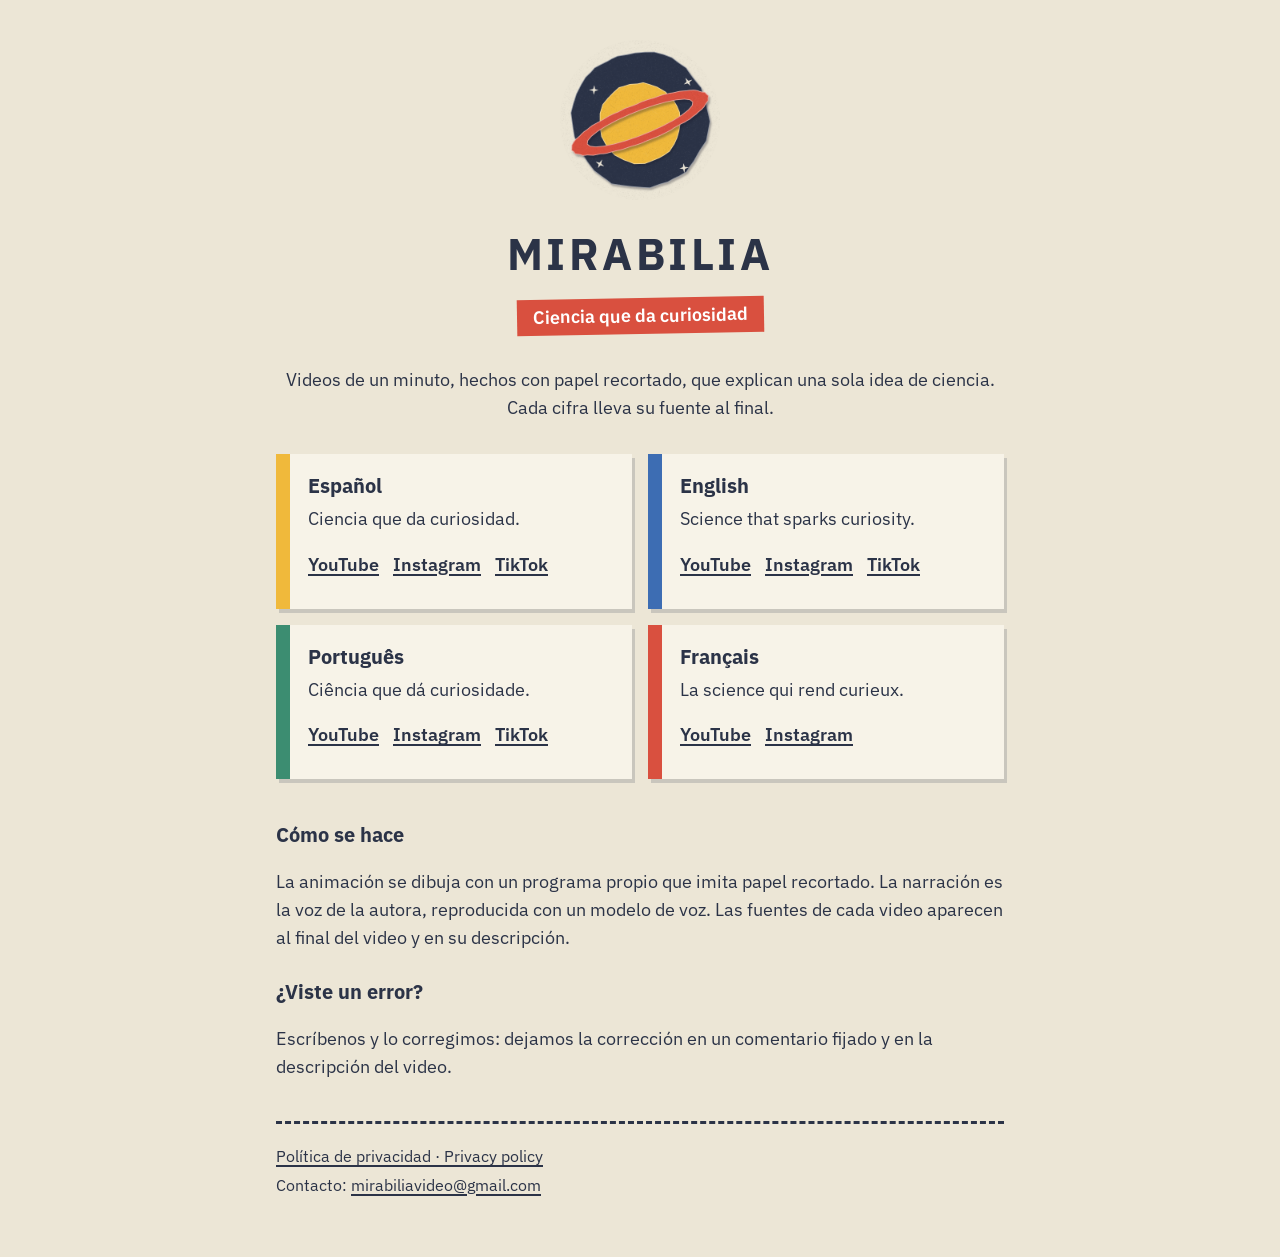
<file: index.html>
<!doctype html>
<html lang="es">
<head>
<meta charset="utf-8">
<meta name="viewport" content="width=device-width, initial-scale=1">
<title>Mirabilia · Ciencia que da curiosidad</title>
<meta name="description" content="Mirabilia: ciencia en videos de un minuto, hechos con papel recortado. En español, inglés, portugués y francés.">
<link rel="icon" href="logo.png">
<link rel="preconnect" href="https://fonts.googleapis.com">
<link href="https://fonts.googleapis.com/css2?family=IBM+Plex+Sans:wght@400;600&display=swap" rel="stylesheet">
<link rel="stylesheet" href="estilo.css">
</head>
<body>
<main>
  <header>
    <img src="logo.png" alt="Logo de Mirabilia: un planeta de papel con anillo" width="160" height="160">
    <h1>Mirabilia</h1>
    <p class="lema">Ciencia que da curiosidad</p>
  </header>

  <p class="que">Videos de un minuto, hechos con papel recortado, que explican una sola idea de ciencia. Cada cifra lleva su fuente al final.</p>

  <section class="idiomas" aria-label="Canales por idioma">
    <article class="tira amarillo">
      <h2>Español</h2>
      <p>Ciencia que da curiosidad.</p>
      <p class="redes"><a href="https://www.youtube.com/@mirabilia.español">YouTube</a><a href="https://www.instagram.com/mirabilia.es">Instagram</a><a href="https://www.tiktok.com/@mirabilia.es">TikTok</a></p>
    </article>
    <article class="tira azul" lang="en">
      <h2>English</h2>
      <p>Science that sparks curiosity.</p>
      <p class="redes"><a href="https://www.youtube.com/@mirabilia.english">YouTube</a><a href="https://www.instagram.com/mirabilia.eng">Instagram</a><a href="https://www.tiktok.com/@mirabilia.en">TikTok</a></p>
    </article>
    <article class="tira verde" lang="pt-BR">
      <h2>Português</h2>
      <p>Ciência que dá curiosidade.</p>
      <p class="redes"><a href="https://www.youtube.com/@mirabilia.Português">YouTube</a><a href="https://www.instagram.com/mirabilia.pt">Instagram</a><a href="https://www.tiktok.com/@mirabilia.pt">TikTok</a></p>
    </article>
    <article class="tira rojo" lang="fr">
      <h2>Français</h2>
      <p>La science qui rend curieux.</p>
      <p class="redes"><a href="https://www.youtube.com/@Mirabilia.Français">YouTube</a><a href="https://www.instagram.com/mirabilia.fra">Instagram</a></p>
    </article>
  </section>

  <section class="notas">
    <h2>Cómo se hace</h2>
    <p>La animación se dibuja con un programa propio que imita papel recortado. La narración es la voz de la autora, reproducida con un modelo de voz. Las fuentes de cada video aparecen al final del video y en su descripción.</p>
    <h2>¿Viste un error?</h2>
    <p>Escríbenos y lo corregimos: dejamos la corrección en un comentario fijado y en la descripción del video.</p>
  </section>

  <footer>
    <p><a href="privacidad.html">Política de privacidad · Privacy policy</a></p>
    <p>Contacto: <a href="mailto:mirabiliavideo@gmail.com">mirabiliavideo@gmail.com</a></p>
  </footer>
</main>
</body>
</html>
</file>
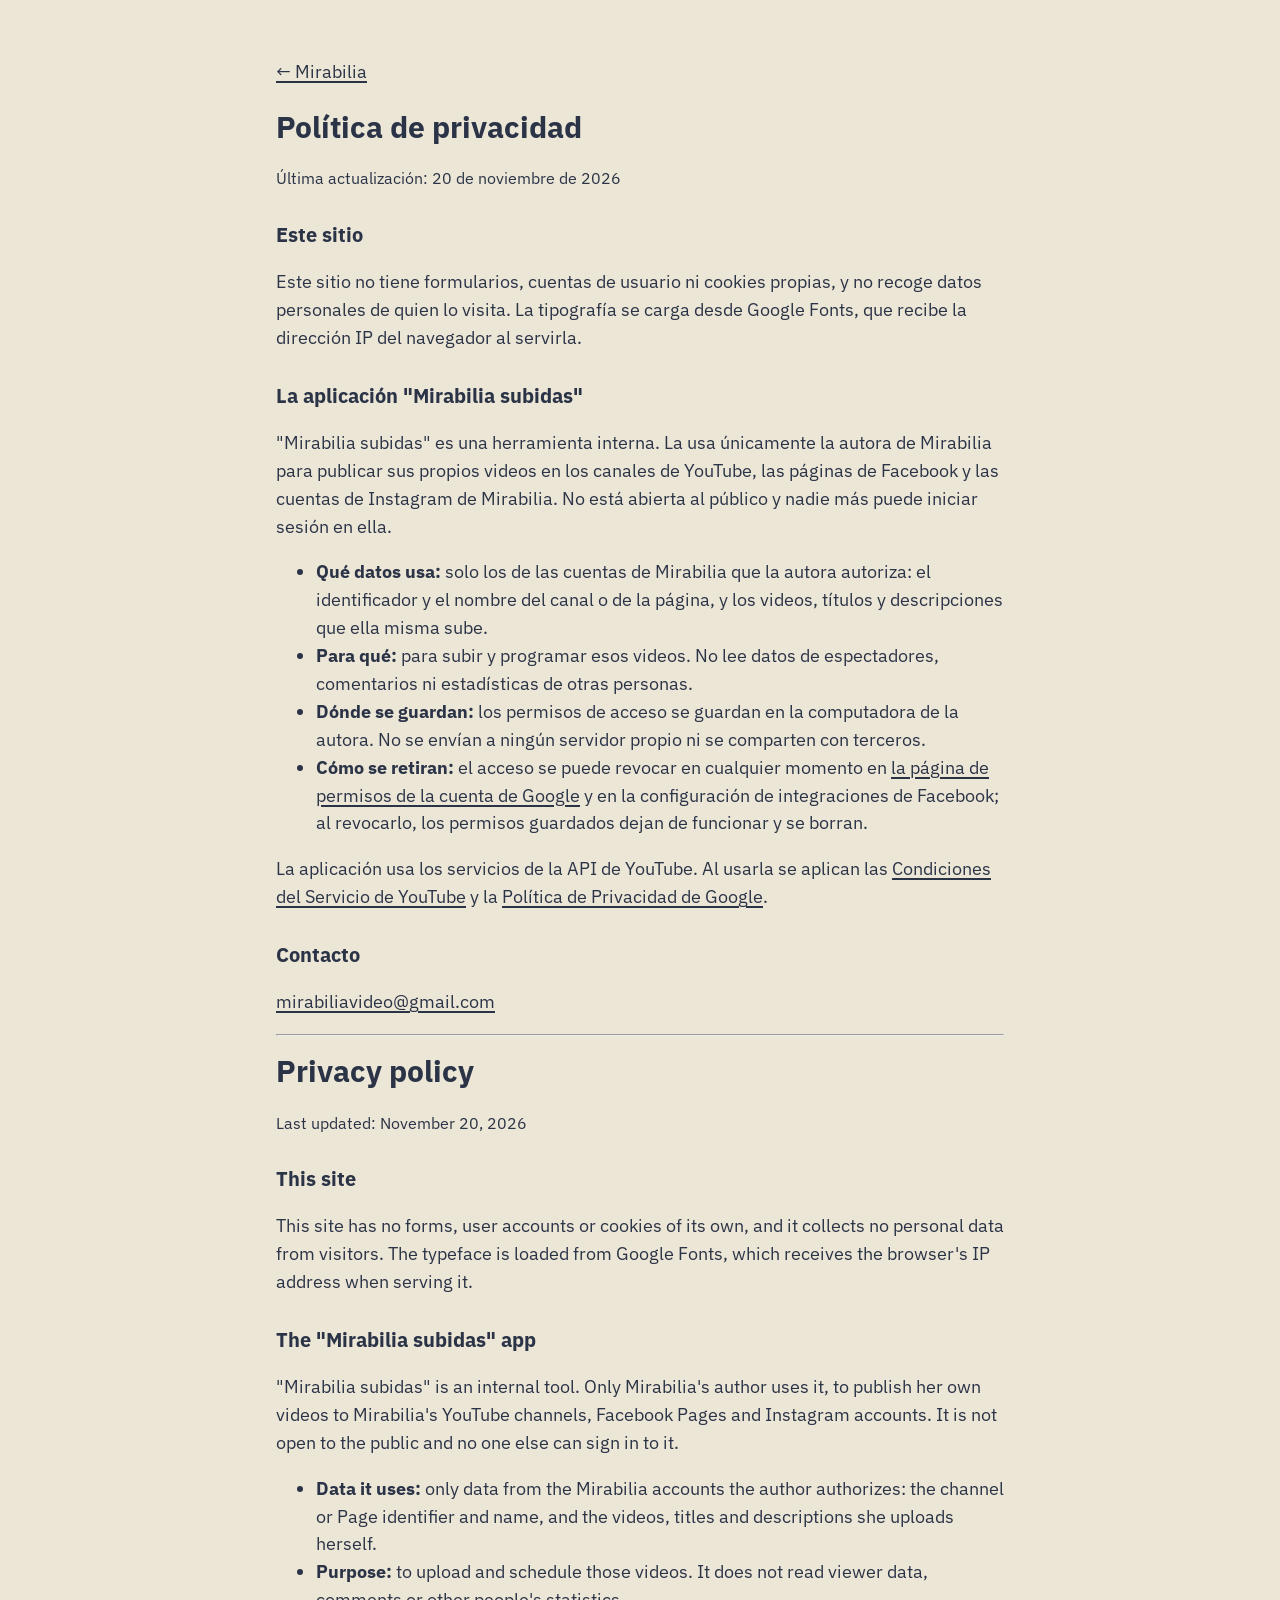
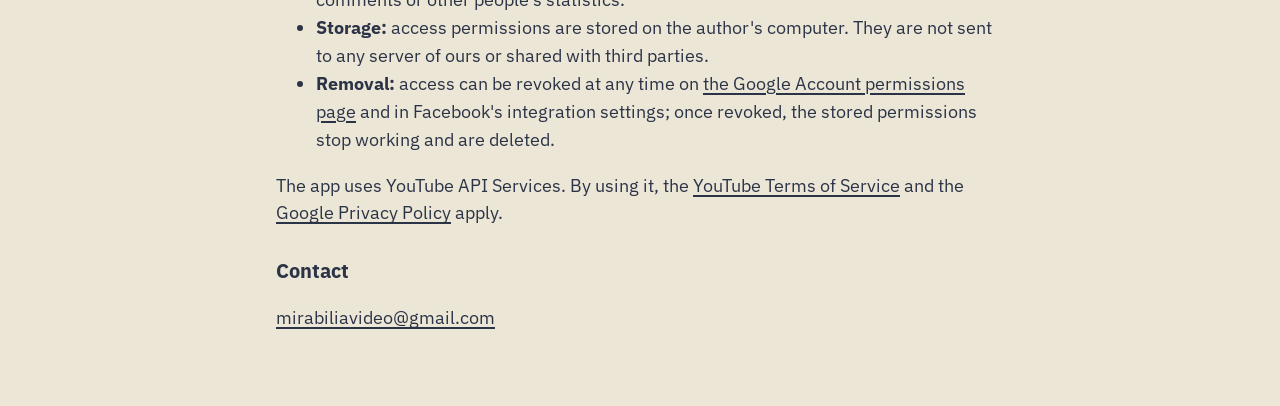
<file: privacidad.html>
<!doctype html>
<html lang="es">
<head>
<meta charset="utf-8">
<meta name="viewport" content="width=device-width, initial-scale=1">
<title>Política de privacidad · Mirabilia</title>
<link rel="icon" href="logo.png">
<link rel="preconnect" href="https://fonts.googleapis.com">
<link href="https://fonts.googleapis.com/css2?family=IBM+Plex+Sans:wght@400;600&display=swap" rel="stylesheet">
<link rel="stylesheet" href="estilo.css">
</head>
<body>
<main class="legal">
  <p><a href="index.html">← Mirabilia</a></p>

  <h1>Política de privacidad</h1>
  <p class="fecha">Última actualización: 20 de noviembre de 2026</p>

  <h2>Este sitio</h2>
  <p>Este sitio no tiene formularios, cuentas de usuario ni cookies propias, y no recoge datos personales de quien lo visita. La tipografía se carga desde Google Fonts, que recibe la dirección IP del navegador al servirla.</p>

  <h2>La aplicación "Mirabilia subidas"</h2>
  <p>"Mirabilia subidas" es una herramienta interna. La usa únicamente la autora de Mirabilia para publicar sus propios videos en los canales de YouTube, las páginas de Facebook y las cuentas de Instagram de Mirabilia. No está abierta al público y nadie más puede iniciar sesión en ella.</p>
  <ul>
    <li><strong>Qué datos usa:</strong> solo los de las cuentas de Mirabilia que la autora autoriza: el identificador y el nombre del canal o de la página, y los videos, títulos y descripciones que ella misma sube.</li>
    <li><strong>Para qué:</strong> para subir y programar esos videos. No lee datos de espectadores, comentarios ni estadísticas de otras personas.</li>
    <li><strong>Dónde se guardan:</strong> los permisos de acceso se guardan en la computadora de la autora. No se envían a ningún servidor propio ni se comparten con terceros.</li>
    <li><strong>Cómo se retiran:</strong> el acceso se puede revocar en cualquier momento en <a href="https://myaccount.google.com/permissions">la página de permisos de la cuenta de Google</a> y en la configuración de integraciones de Facebook; al revocarlo, los permisos guardados dejan de funcionar y se borran.</li>
  </ul>
  <p>La aplicación usa los servicios de la API de YouTube. Al usarla se aplican las <a href="https://www.youtube.com/t/terms">Condiciones del Servicio de YouTube</a> y la <a href="https://policies.google.com/privacy">Política de Privacidad de Google</a>.</p>

  <h2>Contacto</h2>
  <p><a href="mailto:mirabiliavideo@gmail.com">mirabiliavideo@gmail.com</a></p>

  <hr>

  <h1 lang="en">Privacy policy</h1>
  <div lang="en">
  <p class="fecha">Last updated: November 20, 2026</p>

  <h2>This site</h2>
  <p>This site has no forms, user accounts or cookies of its own, and it collects no personal data from visitors. The typeface is loaded from Google Fonts, which receives the browser's IP address when serving it.</p>

  <h2>The "Mirabilia subidas" app</h2>
  <p>"Mirabilia subidas" is an internal tool. Only Mirabilia's author uses it, to publish her own videos to Mirabilia's YouTube channels, Facebook Pages and Instagram accounts. It is not open to the public and no one else can sign in to it.</p>
  <ul>
    <li><strong>Data it uses:</strong> only data from the Mirabilia accounts the author authorizes: the channel or Page identifier and name, and the videos, titles and descriptions she uploads herself.</li>
    <li><strong>Purpose:</strong> to upload and schedule those videos. It does not read viewer data, comments or other people's statistics.</li>
    <li><strong>Storage:</strong> access permissions are stored on the author's computer. They are not sent to any server of ours or shared with third parties.</li>
    <li><strong>Removal:</strong> access can be revoked at any time on <a href="https://myaccount.google.com/permissions">the Google Account permissions page</a> and in Facebook's integration settings; once revoked, the stored permissions stop working and are deleted.</li>
  </ul>
  <p>The app uses YouTube API Services. By using it, the <a href="https://www.youtube.com/t/terms">YouTube Terms of Service</a> and the <a href="https://policies.google.com/privacy">Google Privacy Policy</a> apply.</p>

  <h2>Contact</h2>
  <p><a href="mailto:mirabiliavideo@gmail.com">mirabiliavideo@gmail.com</a></p>
  </div>
</main>
</body>
</html>
</file>
<file: estilo.css>
/* Mirabilia: paleta "Papelería escolar". Todo plano, como papel: sin degradados ni brillos. */
:root {
  --mesa: #ECE6D6; --tinta: #2B3347; --rojo: #D9503F; --amarillo: #F0B93B; --verde: #3C8D71; --azul: #3D6DB3;
  --hoja: #F7F3E8;
}
* { box-sizing: border-box; }
body { margin: 0; background: var(--mesa); color: var(--tinta); font-family: "IBM Plex Sans", sans-serif; font-size: 18px; line-height: 1.55; }
main { max-width: 760px; margin: 0 auto; padding: 40px 16px 56px; }
header { text-align: center; }
header img { border-radius: 50%; }
h1 { font-size: 44px; letter-spacing: 0.08em; text-transform: uppercase; margin: 12px 0 0; }
.lema { display: inline-block; margin: 10px 0 0; padding: 4px 16px; background: var(--rojo); color: #fff; font-weight: 600; transform: rotate(-1deg); }
.que { margin: 32px 0; text-align: center; }
h2 { font-size: 20px; margin: 0 0 4px; }
.idiomas { display: grid; grid-template-columns: repeat(auto-fit, minmax(300px, 1fr)); gap: 16px; }
.tira { background: var(--hoja); padding: 16px 18px; border-left: 14px solid var(--tinta); box-shadow: 3px 4px 0 rgba(43, 51, 71, 0.18); }
.tira p { margin: 0 0 8px; }
.amarillo { border-color: var(--amarillo); } .azul { border-color: var(--azul); }
.verde { border-color: var(--verde); } .rojo { border-color: var(--rojo); }
.redes a { display: inline-block; margin: 4px 14px 0 0; padding: 6px 0; font-weight: 600; }
a { color: var(--tinta); text-decoration-thickness: 2px; text-underline-offset: 3px; }
a:hover, a:focus-visible { color: var(--azul); }
a:focus-visible { outline: 3px solid var(--azul); outline-offset: 3px; }
.notas { margin-top: 40px; }
.notas h2 { margin-top: 24px; }
footer { margin-top: 40px; padding-top: 16px; border-top: 3px dashed var(--tinta); font-size: 16px; }
footer p { margin: 4px 0; }
.legal h1 { font-size: 30px; letter-spacing: 0; text-transform: none; text-align: left; }
.legal h2 { margin-top: 28px; }
.legal .fecha { font-size: 16px; }
@media (max-width: 480px) { h1 { font-size: 34px; } body { font-size: 17px; } }
</file>
